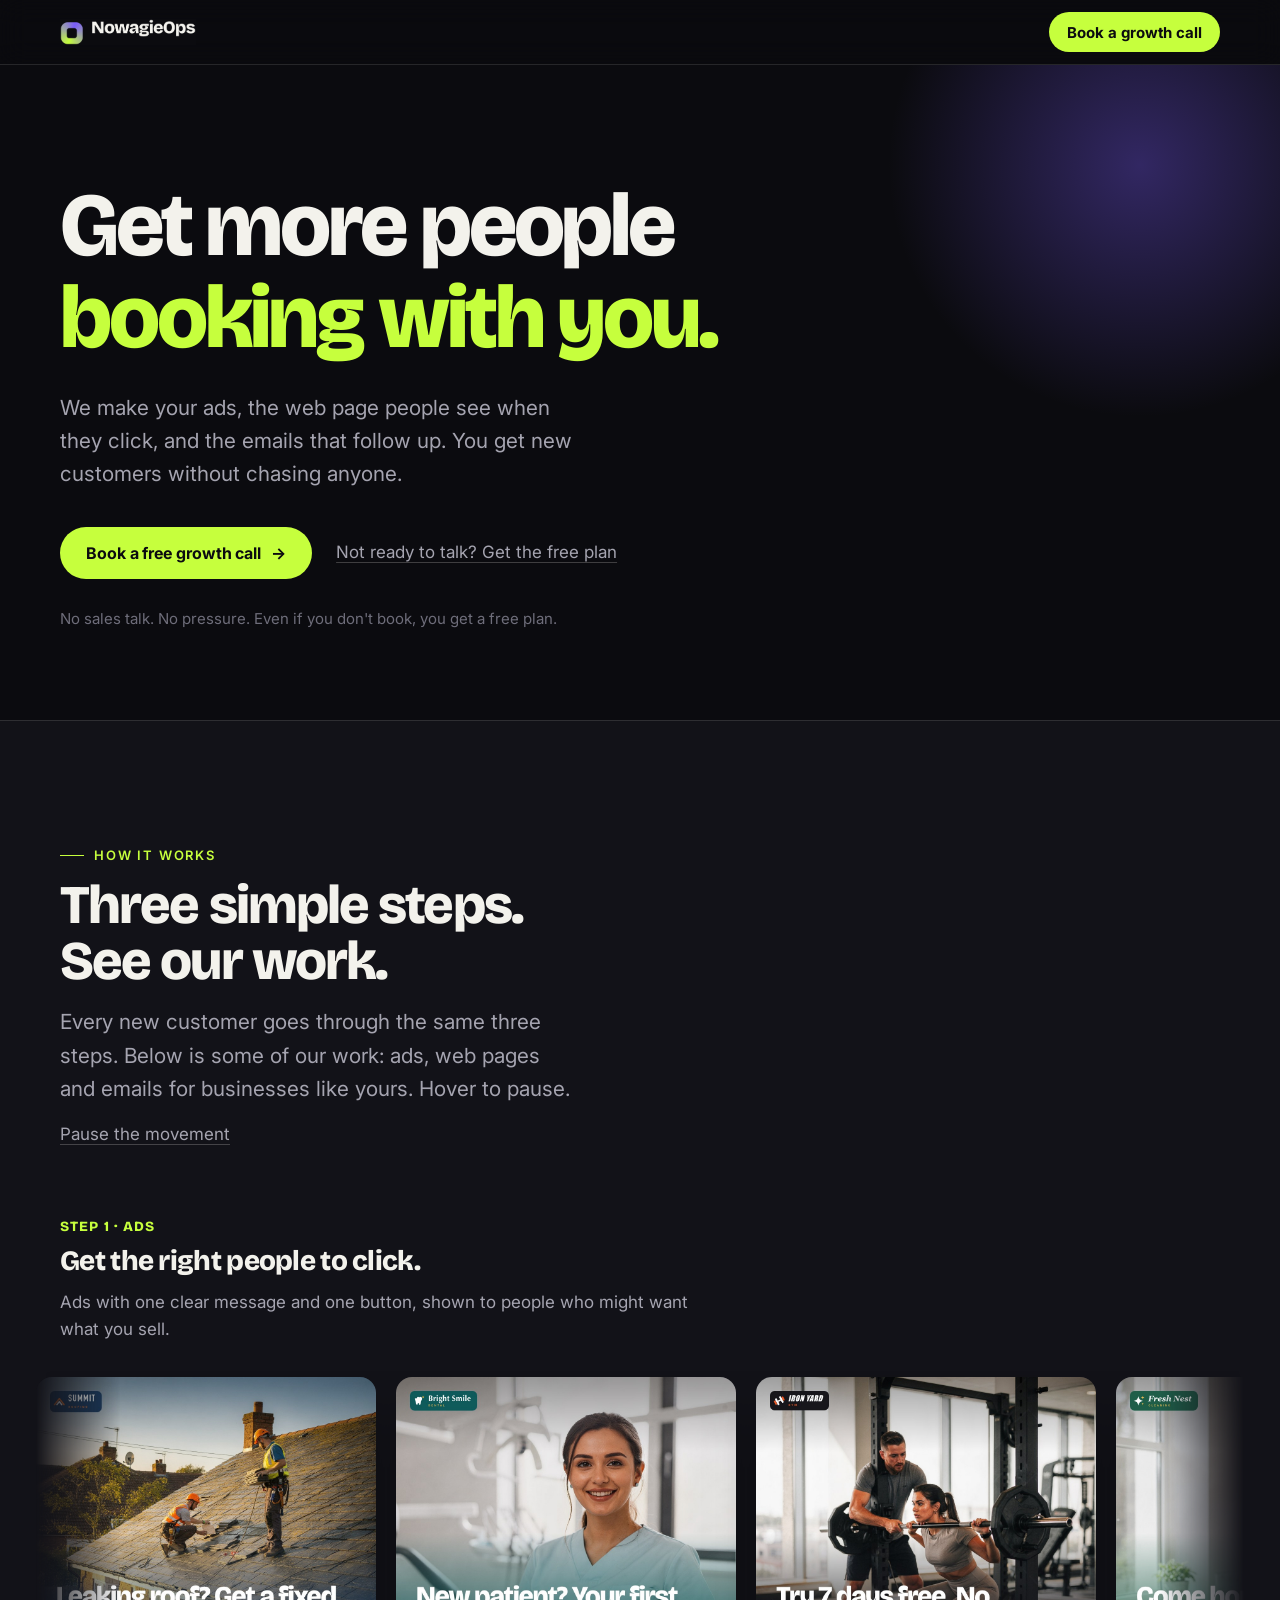
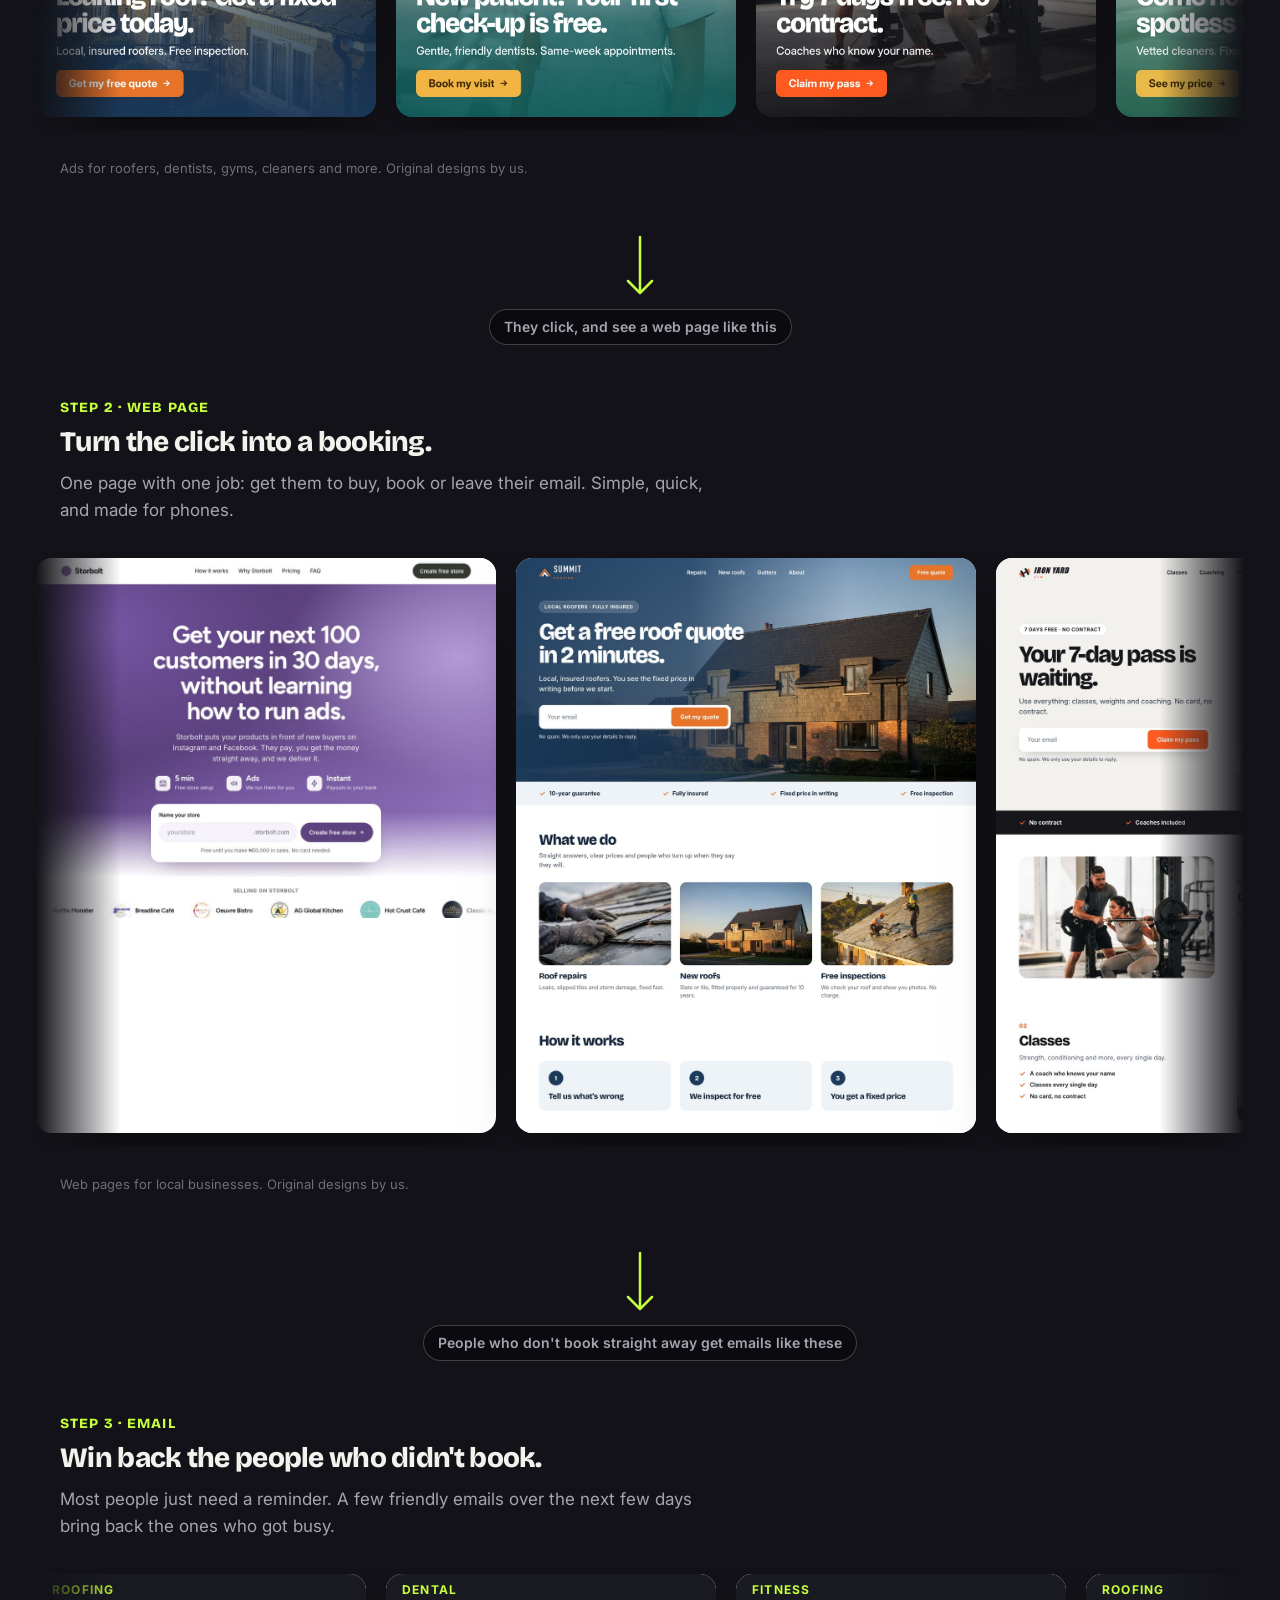
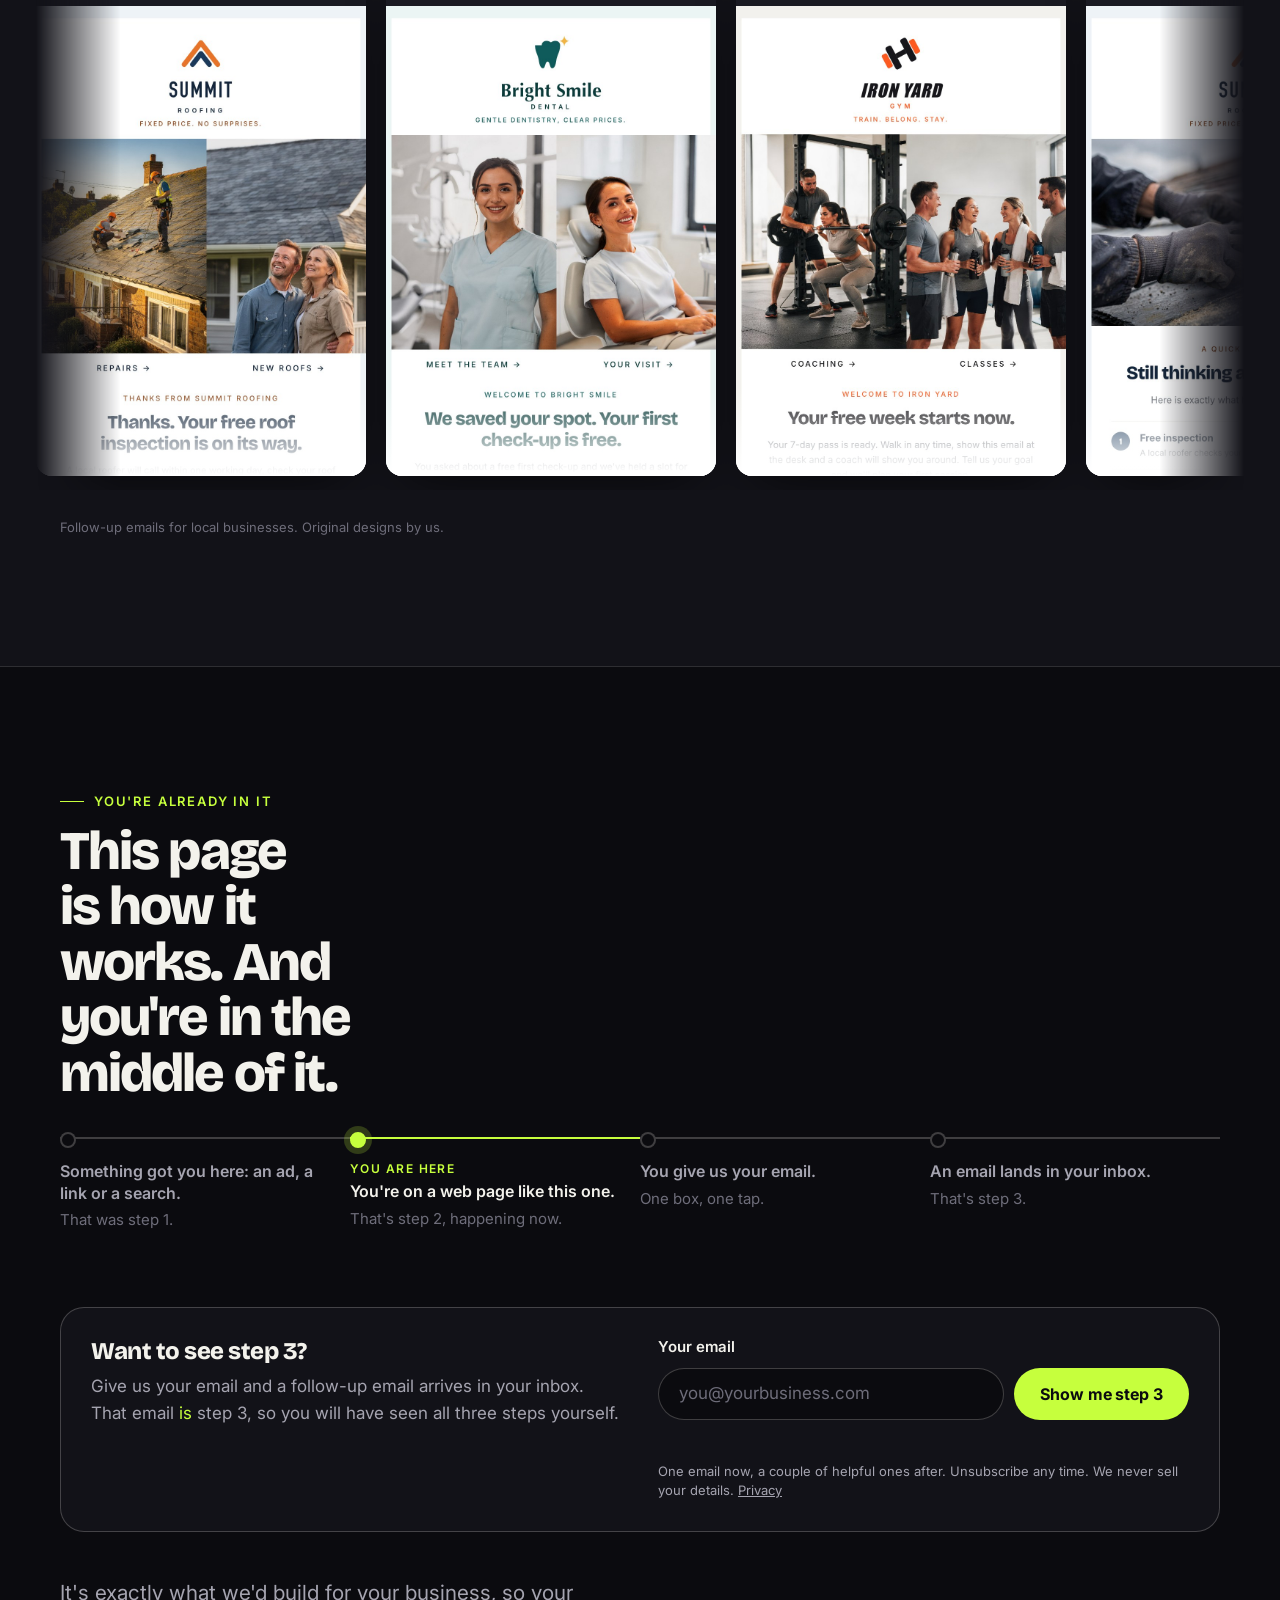
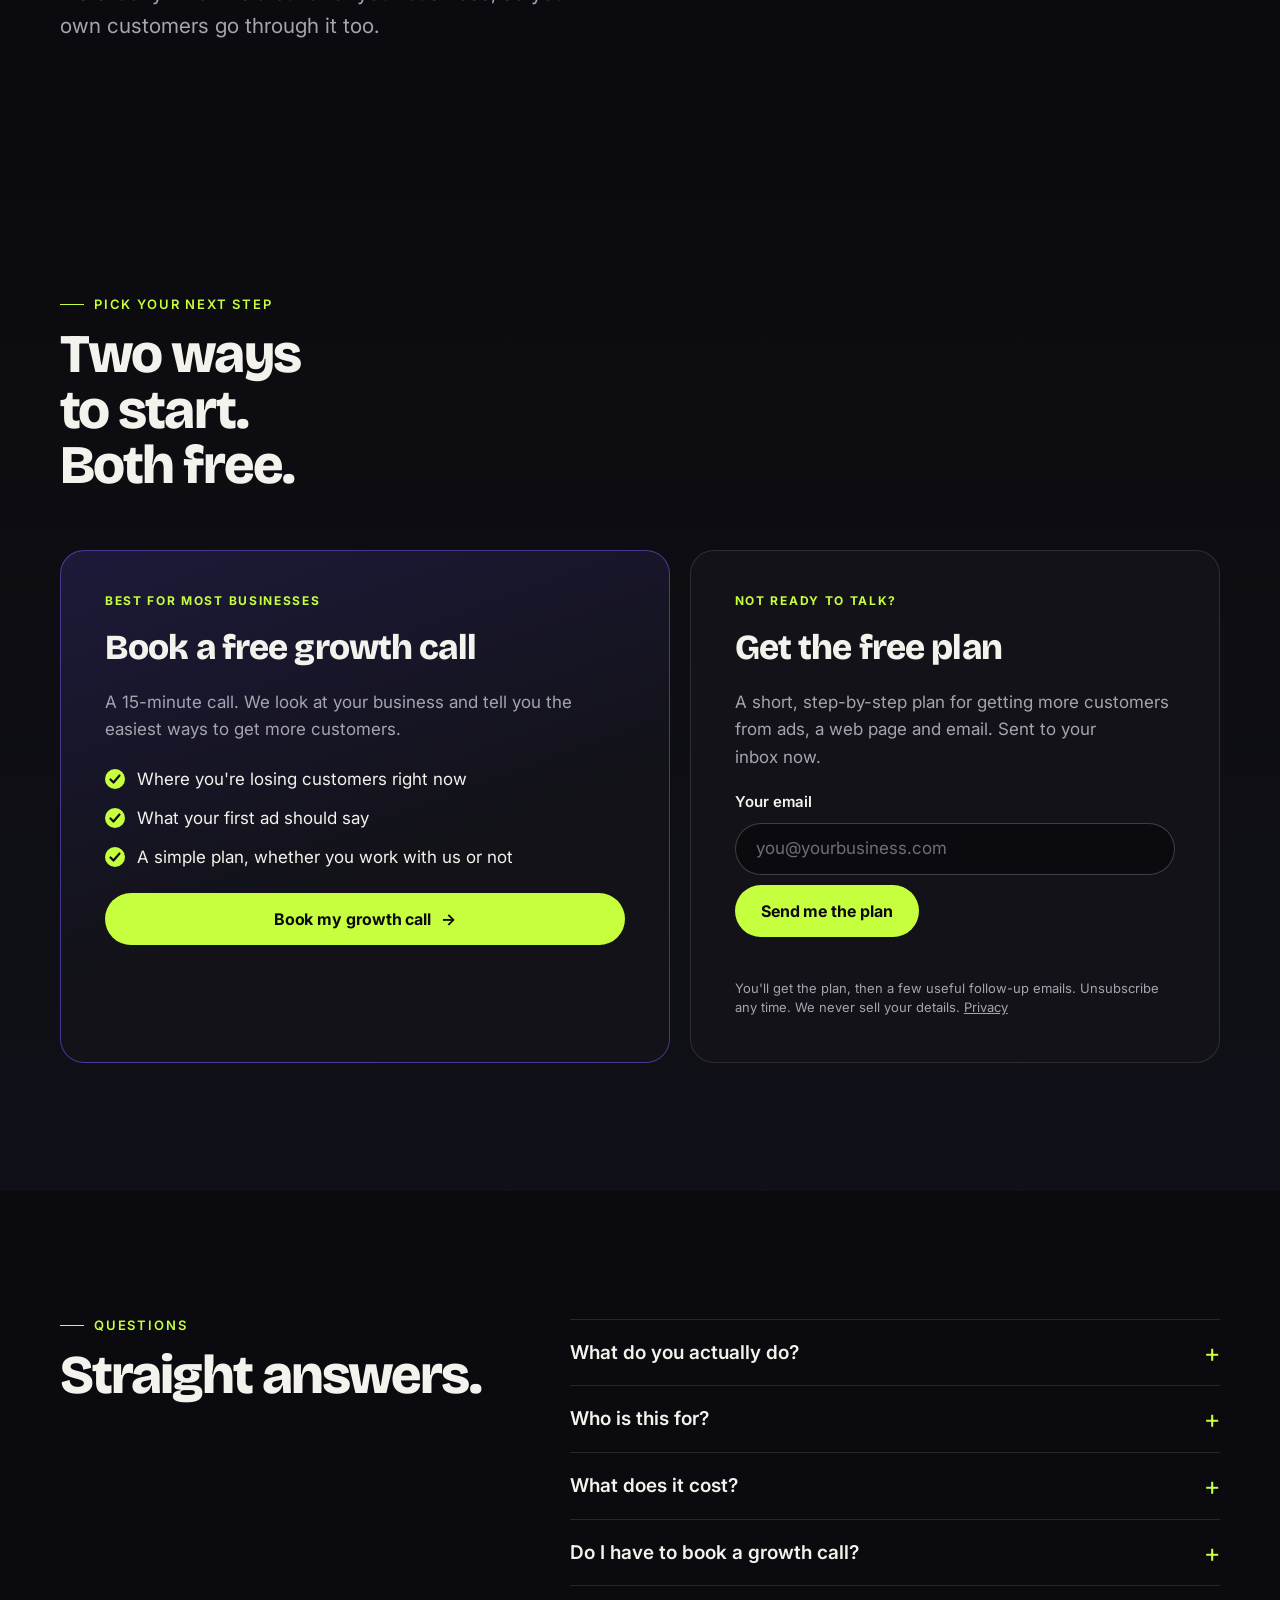
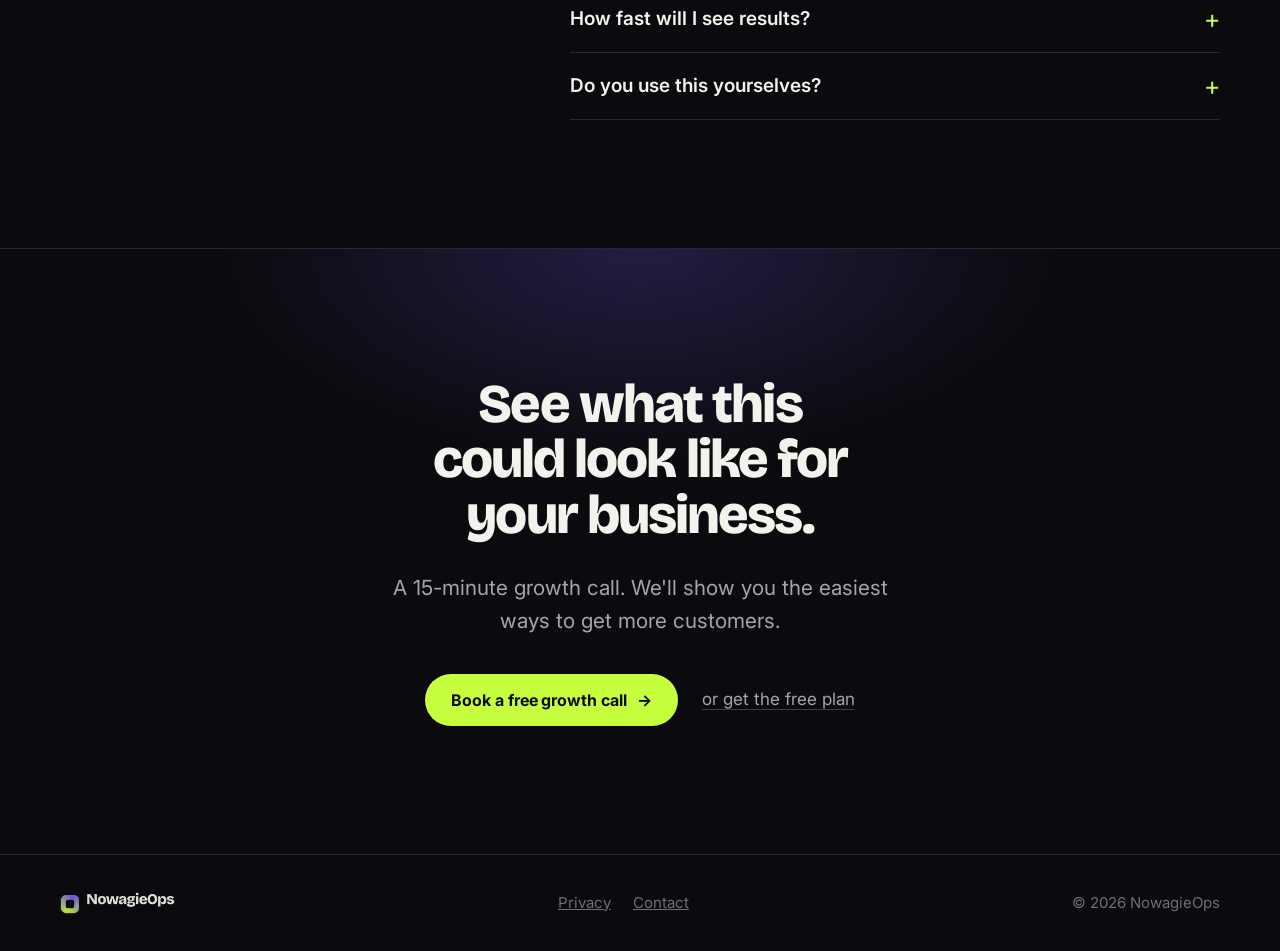
<file: index.html>
<!doctype html>
<html lang="en">
<head>
<meta charset="utf-8">
<meta name="viewport" content="width=device-width, initial-scale=1">
<title>NowagieOps — Get more customers booking with you</title>
<meta name="description" content="We make your ads, the web page people see when they click, and the emails that follow up, so more people book with you. Book a free growth call or get the free plan.">
<meta name="theme-color" content="#0B0B0F">
<meta property="og:title" content="NowagieOps — Get more customers booking with you">
<meta property="og:description" content="Ads, a web page and follow-up emails that work together to get local businesses more customers.">
<meta property="og:type" content="website">
<meta property="og:image" content="https://nowagieops.com/assets/og.png">
<meta name="twitter:card" content="summary_large_image">
<link rel="icon" type="image/png" href="assets/favicon.png">
<link rel="apple-touch-icon" href="assets/apple-touch-icon.png">
<link rel="preload" href="assets/fonts/Bricolage.woff2" as="font" type="font/woff2" crossorigin>
<link rel="stylesheet" href="styles.css?v=20261127f">
</head>
<body>

<header class="top">
  <div class="wrap">
    <a class="logo" href="#top" aria-label="NowagieOps home"><img src="assets/logo-wide.png" alt="NowagieOps" width="136" height="26"></a>
    <button class="btn btn--lime btn--sm" data-book>Book a growth call</button>
  </div>
</header>

<main id="top">

<section class="hero">
  <div class="wrap">
    <h1>Get more people <span class="hl">booking with you.</span></h1>
    <p class="lede">We make your ads, the web page people see when they click, and the emails that follow up. You get new customers without chasing anyone.</p>
    <div class="cta-row">
      <button class="btn btn--lime" data-book>Book a free growth call <span aria-hidden="true">→</span></button>
      <a class="link" href="#plan" data-plan-link>Not ready to talk? Get the free plan</a>
    </div>
    <p class="micro">No sales talk. No pressure. Even if you don't book, you get a free plan.</p>
  </div>
</section>

<section class="flow" id="flow">
  <div class="wrap">
    <div class="flow-head rv">
      <span class="eyebrow"><i></i>How it works</span>
      <h2>Three simple steps. See our work.</h2>
      <p class="lede">Every new customer goes through the same three steps. Below is some of our work: ads, web pages and emails for businesses like yours. Hover to pause.</p>
      <button class="link motion-toggle" type="button" id="motion" aria-pressed="false">Pause the movement</button>
    </div>

    <div class="stage rv">
      <div class="stage-head">
        <span class="num">STEP 1 · ADS</span>
        <h3>Get the right people to click.</h3>
        <p>Ads with one clear message and one button, shown to people who might want what you sell.</p>
      </div>
      <div class="marquee" role="group" aria-label="Examples of ads we build"><div class="track" id="ads" style="--dur:90s"></div></div>
      <p class="fine">Ads for roofers, dentists, gyms, cleaners and more. Original designs by us.</p>
    </div>

    <div class="connector" aria-hidden="true">
      <svg viewBox="0 0 36 64"><path d="M18 2 V58 M6 46 L18 58 L30 46"/></svg>
      <span>They click, and see a web page like this</span>
    </div>

    <div class="stage rv">
      <div class="stage-head">
        <span class="num">STEP 2 · WEB PAGE</span>
        <h3>Turn the click into a booking.</h3>
        <p>One page with one job: get them to buy, book or leave their email. Simple, quick, and made for phones.</p>
      </div>
      <div class="marquee" role="group" aria-label="Examples of web pages we build"><div class="track" id="pages" style="--dur:105s"></div></div>
      <p class="fine">Web pages for local businesses. Original designs by us.</p>
    </div>

    <div class="connector" aria-hidden="true">
      <svg viewBox="0 0 36 64"><path d="M18 2 V58 M6 46 L18 58 L30 46"/></svg>
      <span>People who don't book straight away get emails like these</span>
    </div>

    <div class="stage rv">
      <div class="stage-head">
        <span class="num">STEP 3 · EMAIL</span>
        <h3>Win back the people who didn't book.</h3>
        <p>Most people just need a reminder. A few friendly emails over the next few days bring back the ones who got busy.</p>
      </div>
      <div class="marquee" role="group" aria-label="Examples of follow-up emails we write"><div class="track" id="emails" style="--dur:95s"></div></div>
      <p class="fine">Follow-up emails for local businesses. Original designs by us.</p>
    </div>
  </div>
</section>

<section class="here">
  <div class="wrap">
    <div class="rv" style="display:grid;gap:16px;max-width:30ch">
      <span class="eyebrow"><i></i>You're already in it</span>
      <h2>This page is how it works. And you're in the middle of it.</h2>
    </div>
    <ol class="trail rv" id="trail">
      <li>Something got you here: an ad, a link or a search.<small>That was step 1.</small></li>
      <li class="you"><em>You are here</em>You're on a web page like this one.<small>That's step 2, happening now.</small></li>
      <li data-s="3">You give us your email.<small>One box, one tap.</small></li>
      <li data-s="4">An email lands in your inbox.<small>That's step 3.</small></li>
    </ol>
    <div class="step3 rv" id="step3">
      <div>
        <h3>Want to see step 3?</h3>
        <p>Give us your email and a follow-up email arrives in your inbox. That email <em>is</em> step 3, so you will have seen all three steps yourself.</p>
      </div>
      <form class="form" data-form="step3" novalidate>
        <label for="email-step3">Your email</label>
        <div class="field">
          <input id="email-step3" name="email" type="email" inputmode="email" autocomplete="email" placeholder="you@yourbusiness.com" required>
          <input class="hp" type="text" name="website" tabindex="-1" autocomplete="off" aria-hidden="true">
          <button class="btn btn--lime" type="submit">Show me step 3</button>
        </div>
        <p class="err" role="alert" aria-live="polite"></p>
        <p class="fine">One email now, a couple of helpful ones after. Unsubscribe any time. We never sell your details. <a href="privacy.html">Privacy</a></p>
      </form>
    </div>
    <p class="lede rv">It's exactly what we'd build for your business, so your own customers go through it too.</p>
  </div>
</section>

<section class="offer" id="start">
  <div class="wrap">
    <div class="offer-head rv">
      <span class="eyebrow"><i></i>Pick your next step</span>
      <h2>Two ways to start. Both free.</h2>
    </div>
    <div class="offer-grid">
      <article class="card card--main rv">
        <span class="tag">Best for most businesses</span>
        <h3>Book a free growth call</h3>
        <p>A 15-minute call. We look at your business and tell you the easiest ways to get more customers.</p>
        <ul class="ticks">
          <li>Where you're losing customers right now</li>
          <li>What your first ad should say</li>
          <li>A simple plan, whether you work with us or not</li>
        </ul>
        <button class="btn btn--lime" data-book>Book my growth call <span aria-hidden="true">→</span></button>
      </article>

      <article class="card rv" id="plan">
        <span class="tag">Not ready to talk?</span>
        <h3>Get the free plan</h3>
        <p>A short, step-by-step plan for getting more customers from ads, a web page and email. Sent to your inbox now.</p>
        <form class="form" data-form="growth-plan" novalidate>
          <label for="email-plan">Your email</label>
          <div class="field">
            <input id="email-plan" name="email" type="email" inputmode="email" autocomplete="email" placeholder="you@yourbusiness.com" required>
            <input class="hp" type="text" name="website" tabindex="-1" autocomplete="off" aria-hidden="true">
            <button class="btn btn--lime" type="submit">Send me the plan</button>
          </div>
          <p class="err" role="alert" aria-live="polite"></p>
          <p class="fine">You'll get the plan, then a few useful follow-up emails. Unsubscribe any time. We never sell your details. <a href="privacy.html">Privacy</a></p>
        </form>
      </article>
    </div>
  </div>
</section>

<section class="faq">
  <div class="wrap">
    <div class="rv" style="display:grid;gap:16px;align-content:start">
      <span class="eyebrow"><i></i>Questions</span>
      <h2>Straight answers.</h2>
    </div>
    <div class="rv">
      <details><summary>What do you actually do?</summary><p>We make the three things that bring in customers online: the ads, the web page people see when they click, and the emails that follow up. You get one team and one plan, not three different freelancers.</p></details>
      <details><summary>Who is this for?</summary><p>Local businesses that want more bookings or jobs: roofers, plumbers, dentists, gyms, salons, cleaners and similar.</p></details>
      <details><summary>What does it cost?</summary><p>The call and the plan are free. If we work together, we'll give you a price after we understand your business, so you only pay for what fits.</p></details>
      <details><summary>Do I have to book a growth call?</summary><p>No. If you'd rather start on your own, the free plan shows you how. Many people read it first and book later.</p></details>
      <details><summary>How fast will I see results?</summary><p>Ads can bring people in within days. The web page and emails get better over the next few weeks as we see what works. We'll tell you honestly what to expect on the call, and we won't promise numbers we can't back up.</p></details>
      <details><summary>Do you use this yourselves?</summary><p>Yes. We use the same approach for our own businesses.</p></details>
    </div>
  </div>
</section>

<section class="final">
  <div class="wrap">
    <h2>See what this could look like for your business.</h2>
    <p class="lede">A 15-minute growth call. We'll show you the easiest ways to get more customers.</p>
    <div class="cta-row">
      <button class="btn btn--lime" data-book>Book a free growth call <span aria-hidden="true">→</span></button>
      <a class="link" href="#plan" data-plan-link>or get the free plan</a>
    </div>
  </div>
</section>

</main>

<footer>
  <div class="wrap">
    <img src="assets/logo-wide.png" alt="NowagieOps" width="130" height="25">
    <nav aria-label="Footer"><a href="privacy.html">Privacy</a><a id="contact" href="mailto:hello@nowagieops.com">Contact</a></nav>
    <span>© 2026 NowagieOps</span>
  </div>
</footer>

<div class="stick" id="stick"><button class="btn btn--lime" data-book>Book a free growth call</button></div>

<div class="modal" id="modal" hidden role="dialog" aria-modal="true" aria-labelledby="modal-t">
  <div class="modal-card">
    <button class="modal-x" type="button" data-close aria-label="Close">×</button>
    <span class="tag eyebrow"><i></i>Free growth call · 15 minutes</span>
    <h3 id="modal-t">Tell us about your business.</h3>
    <form class="form" data-form="call-request" novalidate>
      <div class="stack">
        <label for="biz-call">Business name</label>
        <input id="biz-call" name="business" type="text" autocomplete="organization" placeholder="Your business name" required>
        <!-- more questions go here -->
        <label for="email-call">Your email</label>
        <input id="email-call" name="email" type="email" inputmode="email" autocomplete="email" placeholder="you@yourbusiness.com" required>
        <input class="hp" type="text" name="website" tabindex="-1" autocomplete="off" aria-hidden="true">
        <button class="btn btn--lime" type="submit">Request my growth call</button>
      </div>
      <p class="err" role="alert" aria-live="polite"></p>
      <p class="fine">We'll reply with a few times that suit you. <a href="privacy.html">Privacy</a></p>
    </form>
  </div>
</div>

<script src="config.js?v=20261127f"></script>
<script src="app.js?v=20261127f" defer></script>
</body>
</html>
</file>
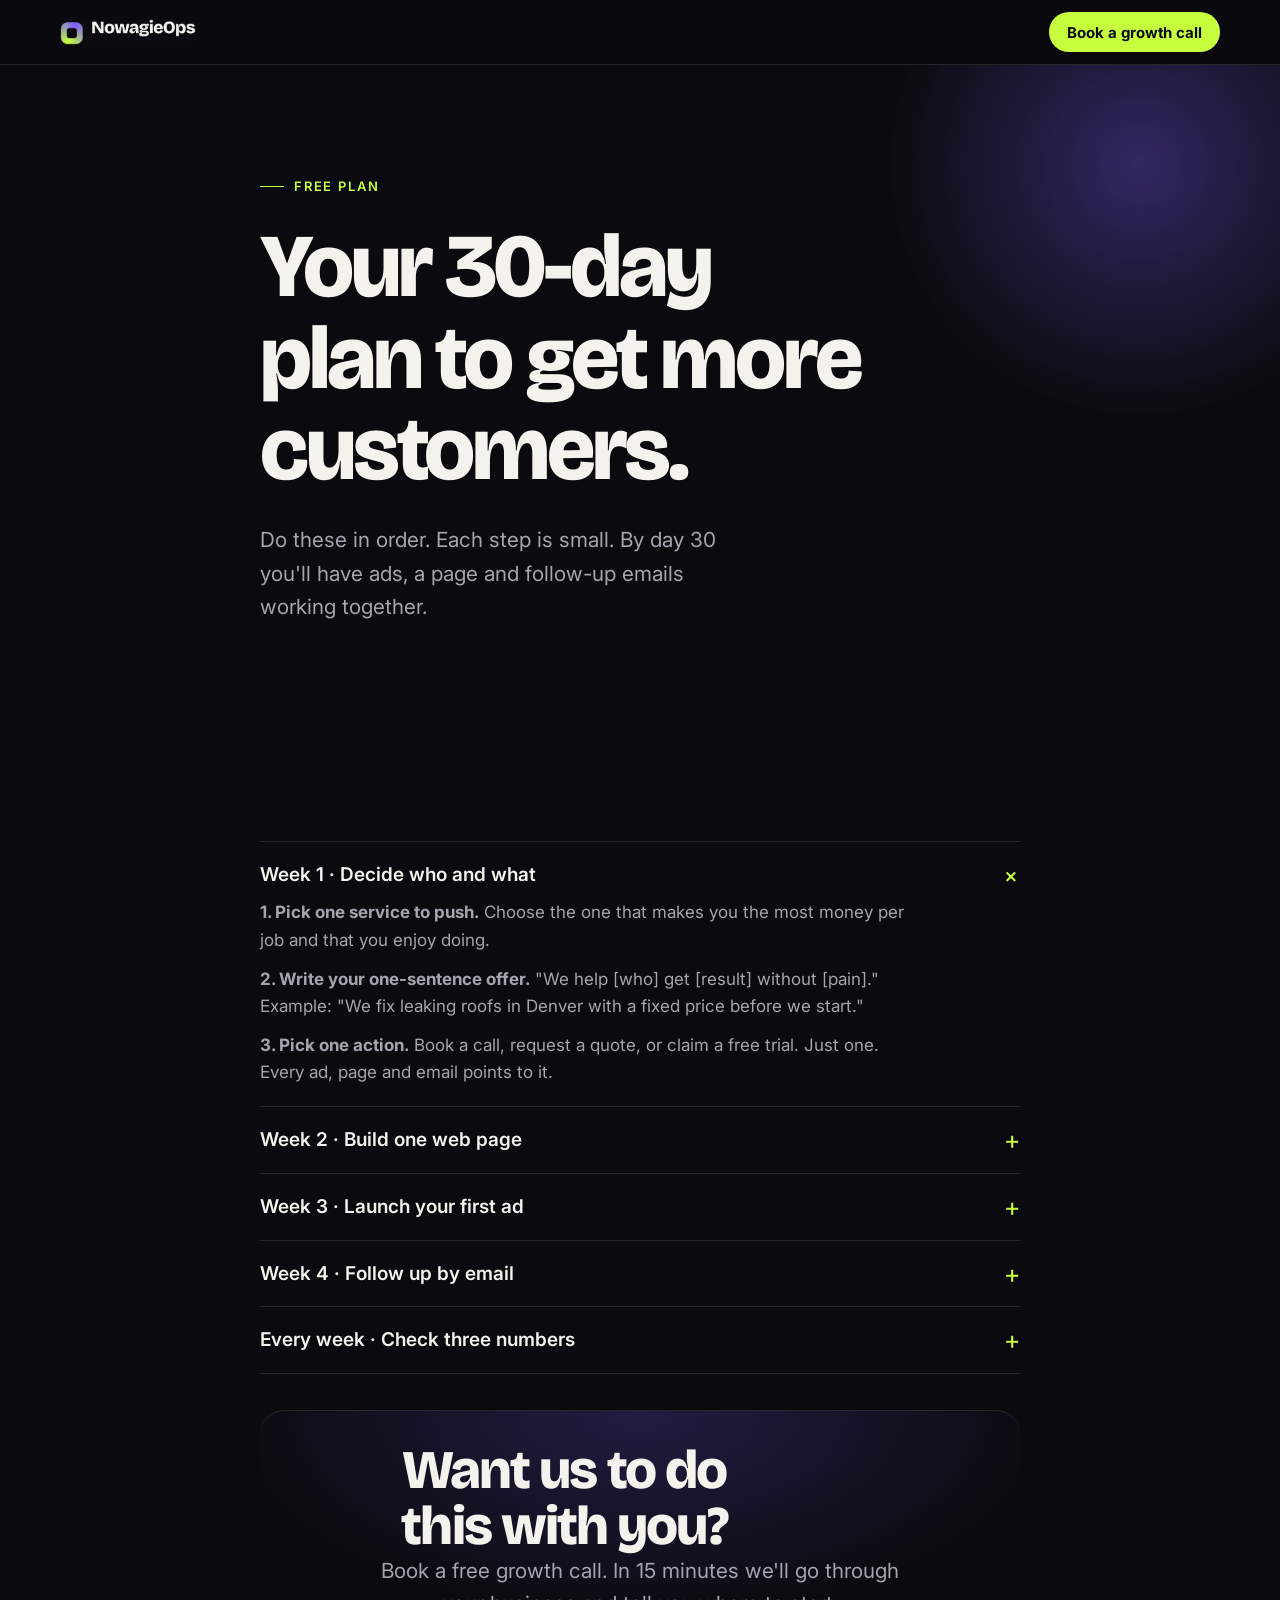
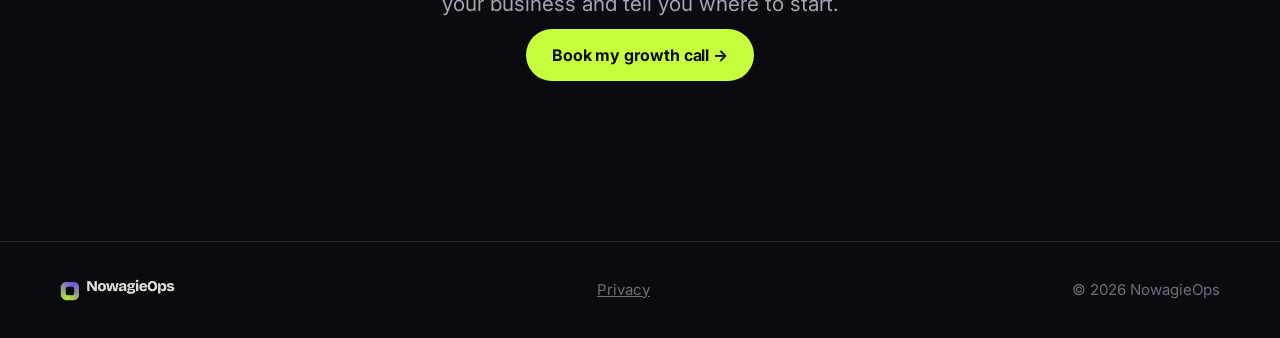
<file: growth-plan.html>
<!doctype html>
<html lang="en">
<head>
<meta charset="utf-8">
<meta name="viewport" content="width=device-width, initial-scale=1">
<title>Your free 30-day plan to get more customers — NowagieOps</title>
<meta name="robots" content="noindex">
<link rel="icon" type="image/png" href="assets/favicon.png">
<link rel="stylesheet" href="styles.css?v=20261127f">
</head>
<body>
<header class="top"><div class="wrap">
  <a class="logo" href="index.html"><img src="assets/logo-wide.png" alt="NowagieOps" width="136" height="26"></a>
  <a class="btn btn--lime btn--sm" href="index.html#start">Book a growth call</a>
</div></header>
<main>
<section class="hero"><div class="wrap" style="max-width:760px">
  <span class="eyebrow"><i></i>Free plan</span>
  <h1>Your 30-day plan to get more customers.</h1>
  <p class="lede">Do these in order. Each step is small. By day 30 you'll have ads, a page and follow-up emails working together.</p>
</div></section>

<section><div class="wrap" style="max-width:760px;display:grid;gap:36px">
  <div class="faq" style="display:block"><div>
    <details open><summary>Week 1 · Decide who and what</summary>
      <p><b>1. Pick one service to push.</b> Choose the one that makes you the most money per job and that you enjoy doing.</p>
      <p><b>2. Write your one-sentence offer.</b> "We help [who] get [result] without [pain]." Example: "We fix leaking roofs in Denver with a fixed price before we start."</p>
      <p><b>3. Pick one action.</b> Book a call, request a quote, or claim a free trial. Just one. Every ad, page and email points to it.</p>
    </details>
    <details><summary>Week 2 · Build one web page</summary>
      <p><b>4. One page, no menu.</b> A clear headline (the result you give), two lines of detail, your one button, and a few reasons to trust you: reviews, a guarantee, how long you've been in business.</p>
      <p><b>5. Make it work on a phone.</b> Most of your visitors will be on one. Test it with your own thumb.</p>
      <p><b>6. Ask for the least you need.</b> An email or phone number is enough. Every extra box loses people.</p>
    </details>
    <details><summary>Week 3 · Launch your first ad</summary>
      <p><b>7. Start small.</b> A modest daily budget, shown only to people near you. You're learning, not winning yet.</p>
      <p><b>8. One picture, one sentence, one button.</b> The headline should say the result. The picture should show it.</p>
      <p><b>9. Send the click to your page,</b> not your homepage.</p>
    </details>
    <details><summary>Week 4 · Follow up by email</summary>
      <p><b>10. Day 0:</b> thank them and say what happens next.</p>
      <p><b>11. Day 1–3:</b> answer the top two doubts people have.</p>
      <p><b>12. Day 5–7:</b> show proof, then one friendly last call.</p>
      <p><b>13. After the job:</b> ask for a review.</p>
    </details>
    <details><summary>Every week · Check three numbers</summary>
      <p>What each enquiry costs you, how many enquiries turn into bookings, and how many bookings turn into paying jobs. Fix the weakest one first.</p>
    </details>
  </div></div>

  <div class="final" style="padding:32px;border-radius:var(--r-l)">
    <h2>Want us to do this with you?</h2>
    <p class="lede">Book a free growth call. In 15 minutes we'll go through your business and tell you where to start.</p>
    <div class="cta-row"><a class="btn btn--lime" href="index.html#start">Book my growth call →</a></div>
  </div>
</div></section>
</main>
<footer><div class="wrap"><img src="assets/logo-wide.png" alt="NowagieOps" width="130" height="25"><nav><a href="privacy.html">Privacy</a></nav><span>© 2026 NowagieOps</span></div></footer>
</body>
</html>
</file>
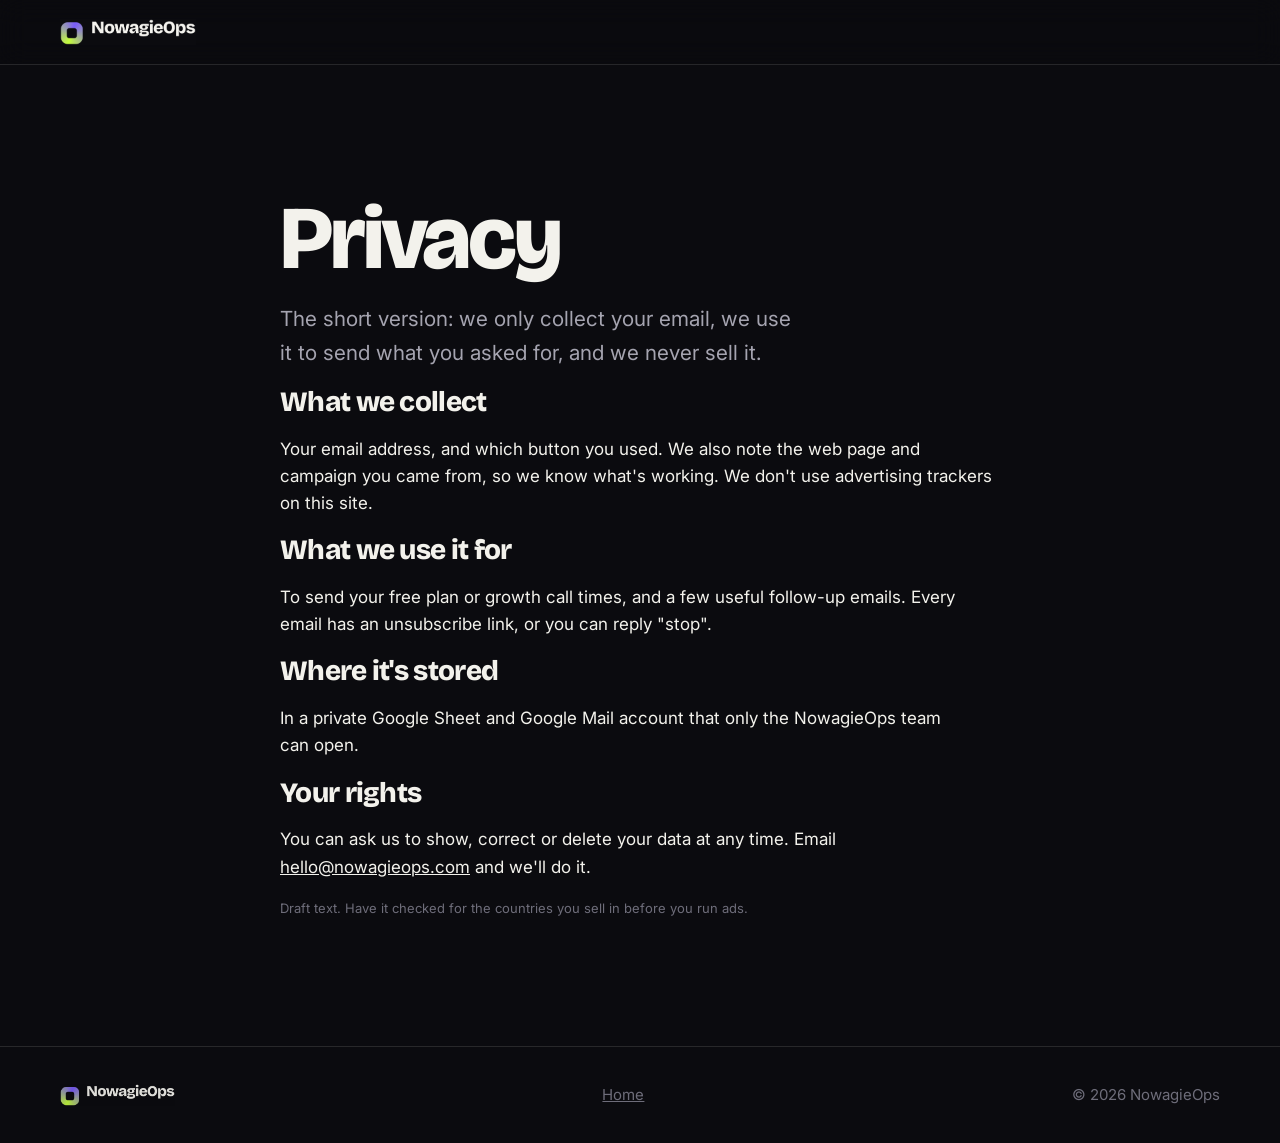
<file: privacy.html>
<!doctype html>
<html lang="en">
<head>
<meta charset="utf-8">
<meta name="viewport" content="width=device-width, initial-scale=1">
<title>Privacy — NowagieOps</title>
<link rel="icon" type="image/png" href="assets/favicon.png">
<link rel="stylesheet" href="styles.css?v=20261127f">
</head>
<body>
<header class="top"><div class="wrap">
  <a class="logo" href="index.html"><img src="assets/logo-wide.png" alt="NowagieOps" width="136" height="26"></a>
</div></header>
<main><section><div class="wrap" style="max-width:720px;display:grid;gap:18px">
  <h1>Privacy</h1>
  <p class="lede">The short version: we only collect your email, we use it to send what you asked for, and we never sell it.</p>
  <h3>What we collect</h3>
  <p>Your email address, and which button you used. We also note the web page and campaign you came from, so we know what's working. We don't use advertising trackers on this site.</p>
  <h3>What we use it for</h3>
  <p>To send your free plan or growth call times, and a few useful follow-up emails. Every email has an unsubscribe link, or you can reply "stop".</p>
  <h3>Where it's stored</h3>
  <p>In a private Google Sheet and Google Mail account that only the NowagieOps team can open.</p>
  <h3>Your rights</h3>
  <p>You can ask us to show, correct or delete your data at any time. Email <a id="contact" href="mailto:hello@nowagieops.com">hello@nowagieops.com</a> and we'll do it.</p>
  <p class="fine">Draft text. Have it checked for the countries you sell in before you run ads.</p>
</div></section></main>
<footer><div class="wrap"><img src="assets/logo-wide.png" alt="NowagieOps" width="130" height="25"><nav><a href="index.html">Home</a></nav><span>© 2026 NowagieOps</span></div></footer>
<script src="config.js?v=20261127f"></script>
<script>var c=document.getElementById("contact");if(c&&window.NOWAGIE)c.href="mailto:"+NOWAGIE.contactEmail;</script>
</body>
</html>
</file>
<file: styles.css>
/* NowagieOps — dark, calm, one bright action colour. */
@font-face { font-family: "Bricolage"; src: url("assets/fonts/Bricolage.woff2") format("woff2"); font-weight: 200 800; font-stretch: 75% 100%; font-display: swap; }
@font-face { font-family: "Inter"; src: url("assets/fonts/Inter.woff2") format("woff2"); font-weight: 100 900; font-display: swap; }

:root {
  --bg: #0B0B0F; --bg-2: #121218; --bg-3: #1A1A22;
  --line: rgba(243, 242, 236, .12); --line-2: rgba(243, 242, 236, .22);
  --text: #F3F2EC; --muted: #A5A4B0; --faint: #6E6D7A;
  --violet: #7B5CFF; --lime: #C6FF3D; --lime-ink: #0B0B0F;
  --r-s: 10px; --r-m: 16px; --r-l: 24px;
  --gutter: 24px; --max: 1160px;
  --display: "Bricolage", "Arial Black", system-ui, sans-serif;
  --body: "Inter", system-ui, -apple-system, "Segoe UI", sans-serif;
}
* { box-sizing: border-box; }
html { scroll-behavior: smooth; -webkit-text-size-adjust: 100%; }
body { margin: 0; background: var(--bg); color: var(--text); font: 400 1.0625rem/1.6 var(--body); -webkit-font-smoothing: antialiased; text-rendering: optimizeLegibility; }
img, svg { display: block; max-width: 100%; }
a { color: inherit; }
button, input { font: inherit; color: inherit; }
:focus-visible { outline: 3px solid var(--lime); outline-offset: 3px; border-radius: 6px; }
.sr { position: absolute; width: 1px; height: 1px; overflow: hidden; clip: rect(0 0 0 0); white-space: nowrap; }
.wrap { width: min(var(--max), 100% - var(--gutter) * 2); margin-inline: auto; }

/* top bar */
.top { position: sticky; top: 0; z-index: 50; backdrop-filter: blur(14px); background: rgba(11, 11, 15, .72); border-bottom: 1px solid var(--line); }
.top .wrap { display: flex; align-items: center; justify-content: space-between; height: 64px; }
.logo img { height: 26px; width: auto; }

/* buttons */
.btn { display: inline-flex; align-items: center; justify-content: center; gap: 10px; min-height: 52px; padding: 0 26px; border-radius: 999px; border: 0; cursor: pointer; text-decoration: none; font: 700 1rem/1 var(--body); letter-spacing: -.005em; transition: transform .18s ease, box-shadow .18s ease, background .18s ease; white-space: nowrap; }
.btn--lime { background: var(--lime); color: var(--lime-ink); box-shadow: 0 0 0 0 rgba(198, 255, 61, .5); }
.btn--lime:hover { transform: translateY(-2px); box-shadow: 0 10px 40px -8px rgba(198, 255, 61, .55); }
.btn--ghost { background: transparent; color: var(--text); border: 1px solid var(--line-2); }
.btn--ghost:hover { border-color: var(--text); }
.btn--sm { min-height: 40px; padding: 0 18px; font-size: .9375rem; }
.btn[disabled] { opacity: .6; cursor: wait; transform: none; }
.link { background: none; border: 0; padding: 0; cursor: pointer; color: var(--muted); text-decoration: underline; text-underline-offset: 4px; text-decoration-color: var(--line-2); }
.link:hover { color: var(--text); text-decoration-color: var(--text); }

/* type */
.eyebrow { display: inline-flex; align-items: center; gap: 10px; font: 600 .8125rem/1 var(--body); letter-spacing: .14em; text-transform: uppercase; color: var(--lime); }
.eyebrow i { width: 24px; height: 1px; background: currentColor; display: block; }
h1, h2, h3 { font-family: var(--display); font-weight: 800; letter-spacing: -.035em; line-height: 1.02; margin: 0; text-wrap: balance; }
h1 { font-size: clamp(2.7rem, 7.2vw, 5.6rem); }
h2 { font-size: clamp(2rem, 4.6vw, 3.4rem); }
h3 { font-size: clamp(1.35rem, 2.4vw, 1.75rem); letter-spacing: -.025em; line-height: 1.1; }
p { margin: 0; text-wrap: pretty; }
.lede { font-size: clamp(1.125rem, 1.7vw, 1.3rem); color: var(--muted); max-width: 40ch; }
.hl { color: var(--lime); }

section { padding-block: clamp(72px, 10vw, 128px); }

/* hero */
.hero { padding-block: clamp(56px, 9vw, 120px) clamp(48px, 7vw, 96px); position: relative; overflow: hidden; }
.hero::before { content: ""; position: absolute; width: 720px; height: 720px; right: -220px; top: -260px; background: radial-gradient(closest-side, rgba(123, 92, 255, .35), transparent 70%); pointer-events: none; }
.hero .wrap { position: relative; display: grid; gap: 28px; }
.hero h1 { max-width: 13ch; }
.cta-row { display: flex; flex-wrap: wrap; align-items: center; gap: 14px 24px; margin-top: 8px; }
.micro { font-size: .9375rem; color: var(--faint); }

/* flow */
.flow { background: var(--bg-2); border-block: 1px solid var(--line); }
.flow-head { display: grid; gap: 16px; margin-bottom: clamp(40px, 6vw, 72px); max-width: 52ch; }
.stage { display: grid; gap: 28px; }
.stage-head { display: grid; gap: 12px; max-width: 60ch; }
.stage-head .num { font: 800 .875rem/1 var(--display); letter-spacing: .08em; color: var(--lime); }
.stage-head p { color: var(--muted); }
.marquee { overflow: hidden; margin-inline: calc(var(--gutter) * -1); mask-image: linear-gradient(90deg, transparent, #000 7%, #000 93%, transparent); -webkit-mask-image: linear-gradient(90deg, transparent, #000 7%, #000 93%, transparent); }
.track { display: flex; gap: 20px; width: max-content; animation: slide var(--dur, 80s) linear infinite; padding: 6px 0 14px; }
.marquee:hover .track, .marquee:focus-within .track, .paused .track { animation-play-state: paused; }
@keyframes slide { to { transform: translateX(calc(-50% - 10px)); } }
.motion-toggle { justify-self: start; }

/* connector arrow */
.connector { display: flex; flex-direction: column; align-items: center; gap: 10px; padding-block: clamp(36px, 5vw, 56px); color: var(--lime); }
.connector svg { width: 36px; height: 64px; overflow: visible; }
.connector path { stroke: currentColor; stroke-width: 2.5; fill: none; stroke-linecap: round; stroke-linejoin: round; stroke-dasharray: 110; stroke-dashoffset: 110; transition: stroke-dashoffset 1s ease .1s; }
.connector.in path { stroke-dashoffset: 0; }
.connector span { font: 600 .875rem/1.3 var(--body); color: var(--muted); text-align: center; padding: 8px 14px; border: 1px solid var(--line-2); border-radius: 999px; background: var(--bg); }

/* mock ad */
.ad { flex: none; width: 268px; background: #fff; color: #14141a; border-radius: var(--r-m); overflow: hidden; box-shadow: 0 18px 50px -20px rgba(0, 0, 0, .7); }
.ad-top { display: flex; align-items: center; gap: 10px; padding: 12px 14px; }
.ad-av { width: 34px; height: 34px; border-radius: 50%; display: grid; place-items: center; font: 800 .875rem/1 var(--display); color: #fff; background: var(--violet); }
.ad-top b { display: block; font: 600 .875rem/1.1 var(--body); }
.ad-top small { font: 400 .75rem/1.2 var(--body); color: #6a6a78; }
.ad-img { height: 220px; padding: 22px 20px; display: flex; flex-direction: column; justify-content: flex-end; gap: 8px; }
.ad-img h4 { margin: 0; font: 800 1.65rem/1.02 var(--display); letter-spacing: -.03em; }
.ad-img p { font: 500 .875rem/1.3 var(--body); opacity: .85; }
.ad-bot { display: flex; align-items: center; justify-content: space-between; gap: 10px; padding: 12px 14px; background: #f1f1f4; }
.ad-bot span { font: 600 .8125rem/1.2 var(--body); color: #3a3a46; }
.ad-bot i { font: 700 .8125rem/1 var(--body); font-style: normal; background: #14141a; color: #fff; padding: 9px 14px; border-radius: 8px; }
.t-violet { background: var(--violet); color: #fff; }
.t-lime { background: var(--lime); color: #0B0B0F; }
.t-paper { background: #F3F2EC; color: #0B0B0F; }
.t-ink { background: #14141a; color: #F3F2EC; }
.t-mix { background: linear-gradient(160deg, #7B5CFF, #1a1450); color: #fff; }
.t-sun { background: linear-gradient(160deg, #C6FF3D, #6fd34f); color: #0B0B0F; }

/* mock landing page */
.lp { flex: none; width: 380px; background: #fff; color: #14141a; border-radius: var(--r-m); overflow: hidden; box-shadow: 0 18px 50px -20px rgba(0, 0, 0, .7); }
.lp-bar { display: flex; align-items: center; gap: 6px; padding: 10px 12px; background: #e9e9ee; }
.lp-bar i { width: 9px; height: 9px; border-radius: 50%; background: #c4c4cd; display: block; }
.lp-bar em { margin-left: 8px; flex: 1; background: #fff; border-radius: 6px; padding: 4px 10px; font: 400 .6875rem/1.2 var(--body); color: #6a6a78; font-style: normal; }
.lp-body { padding: 18px 22px 22px; display: grid; gap: 12px; }
.lp-nav { display: flex; justify-content: space-between; align-items: center; }
.lp-nav b { font: 800 .8125rem/1 var(--display); letter-spacing: -.02em; }
.lp-nav i { font: 700 .6875rem/1 var(--body); font-style: normal; background: #14141a; color: #fff; padding: 7px 10px; border-radius: 6px; }
.lp h4 { margin: 8px 0 0; font: 800 1.55rem/1.02 var(--display); letter-spacing: -.035em; }
.lp p { font: 400 .8125rem/1.45 var(--body); color: #55555f; }
.lp-form { display: flex; gap: 8px; margin-top: 2px; }
.lp-form span { flex: 1; border: 1px solid #d3d3da; border-radius: 8px; padding: 10px 12px; font: 400 .75rem/1 var(--body); color: #8a8a96; }
.lp-form b { background: var(--violet); color: #fff; border-radius: 8px; padding: 10px 14px; font: 700 .75rem/1 var(--body); display: grid; place-items: center; }
.lp-proof { display: flex; gap: 14px; font: 600 .6875rem/1 var(--body); color: #6a6a78; }
.lp-proof span::before { content: "✓ "; color: #3aa655; }

/* mock email */
.em { flex: none; width: 340px; background: #fff; color: #14141a; border-radius: var(--r-m); overflow: hidden; box-shadow: 0 18px 50px -20px rgba(0, 0, 0, .7); }
.em-day { display: flex; align-items: center; gap: 8px; padding: 10px 16px; background: var(--bg-3); color: var(--lime); font: 700 .75rem/1 var(--body); letter-spacing: .1em; text-transform: uppercase; }
.em-row { display: flex; gap: 12px; padding: 16px 16px 6px; }
.em-av { flex: none; width: 38px; height: 38px; border-radius: 50%; display: grid; place-items: center; font: 800 .9375rem/1 var(--display); color: #fff; background: var(--violet); }
.em-meta b { display: block; font: 700 .9375rem/1.25 var(--body); }
.em-meta small { font: 400 .75rem/1.3 var(--body); color: #6a6a78; }
.em p { padding: 4px 16px 18px 66px; font: 400 .8125rem/1.5 var(--body); color: #55555f; }

/* you are here */
.here .wrap { display: grid; gap: 36px; }
.trail { list-style: none; margin: 0; padding: 0; display: grid; grid-template-columns: repeat(4, 1fr); gap: 0; counter-reset: s; }
.trail li { position: relative; padding: 22px 18px 0 0; font: 600 1rem/1.35 var(--body); color: var(--muted); border-top: 2px solid var(--line-2); counter-increment: s; }
.trail li::before { content: ""; position: absolute; top: -7px; left: 0; width: 12px; height: 12px; border-radius: 50%; background: var(--bg); border: 2px solid var(--line-2); }
.trail li small { display: block; margin-top: 6px; font-weight: 400; font-size: .9375rem; color: var(--faint); }
.trail li.you { color: var(--text); border-top-color: var(--lime); }
.trail li.you::before { background: var(--lime); border-color: var(--lime); box-shadow: 0 0 0 6px rgba(198, 255, 61, .2); }
.trail li.you em { font-style: normal; font-size: .75rem; letter-spacing: .12em; text-transform: uppercase; color: var(--lime); display: block; margin-bottom: 4px; }

/* offer */
.offer { background: linear-gradient(180deg, var(--bg), #101018); }
.offer-head { display: grid; gap: 16px; max-width: 24ch; margin-bottom: clamp(36px, 5vw, 56px); }
.offer-grid { display: grid; grid-template-columns: 1.15fr 1fr; gap: 20px; align-items: stretch; }
.card { background: var(--bg-2); border: 1px solid var(--line); border-radius: var(--r-l); padding: clamp(28px, 4vw, 44px); display: grid; gap: 22px; align-content: start; }
.card--main { background: linear-gradient(160deg, #1d1a3a, #121218 60%); border-color: rgba(123, 92, 255, .5); }
.card .tag { font: 700 .75rem/1 var(--body); letter-spacing: .14em; text-transform: uppercase; color: var(--lime); }
.card h3 { font-size: clamp(1.6rem, 3vw, 2.2rem); }
.card p { color: var(--muted); }
.ticks { list-style: none; margin: 0; padding: 0; display: grid; gap: 12px; }
.ticks li { display: flex; gap: 12px; color: var(--text); }
.ticks li::before { content: ""; flex: none; width: 20px; height: 20px; margin-top: 3px; border-radius: 50%; background: var(--lime) url("data:image/svg+xml,%3Csvg xmlns='http://www.w3.org/2000/svg' viewBox='0 0 20 20'%3E%3Cpath d='M5.5 10.5l3 3 6-7' fill='none' stroke='%230B0B0F' stroke-width='2.2' stroke-linecap='round' stroke-linejoin='round'/%3E%3C/svg%3E") center / 100% no-repeat; }
.form { display: grid; gap: 12px; }
.form label { font: 600 .9375rem/1.2 var(--body); }
.field { display: flex; gap: 10px; flex-wrap: wrap; }
.field input[type=email] { flex: 1 1 220px; min-height: 52px; padding: 0 20px; border-radius: 999px; border: 1px solid var(--line-2); background: var(--bg); color: var(--text); }
.field input[type=email]::placeholder { color: var(--faint); }
.field input[type=email]:focus-visible { border-color: var(--lime); outline-offset: 2px; }
.hp { position: absolute; left: -9999px; }
.fine { font-size: .8125rem; line-height: 1.5; color: var(--faint); }
.fine a { color: var(--muted); }
.err { color: #ff8f8f; font-size: .9375rem; min-height: 1.2em; }
.ok { display: grid; gap: 10px; padding: 18px 20px; border-radius: var(--r-m); background: rgba(198, 255, 61, .1); border: 1px solid rgba(198, 255, 61, .4); }
.ok b { color: var(--lime); font: 800 1.1rem/1.2 var(--display); }

/* faq */
.faq .wrap { display: grid; grid-template-columns: .8fr 1.2fr; gap: clamp(32px, 6vw, 96px); }
details { border-top: 1px solid var(--line); padding: 20px 0; }
details:last-child { border-bottom: 1px solid var(--line); }
summary { cursor: pointer; list-style: none; display: flex; justify-content: space-between; gap: 20px; font: 600 1.1875rem/1.35 var(--body); }
summary::-webkit-details-marker { display: none; }
summary::after { content: "+"; font: 400 1.6rem/1 var(--body); color: var(--lime); transition: transform .2s; }
details[open] summary::after { transform: rotate(45deg); }
details p { margin-top: 12px; color: var(--muted); max-width: 60ch; }

/* final */
.final { text-align: center; border-top: 1px solid var(--line); background: radial-gradient(600px 300px at 50% 0, rgba(123, 92, 255, .22), transparent 70%); }
.final .wrap { display: grid; gap: 28px; justify-items: center; }
.final h2 { max-width: 16ch; }
.final .lede { margin-inline: auto; }
.final .cta-row { justify-content: center; }

footer { border-top: 1px solid var(--line); padding-block: 36px; color: var(--faint); font-size: .9375rem; }
footer .wrap { display: flex; flex-wrap: wrap; gap: 16px 32px; align-items: center; justify-content: space-between; }
footer img { height: 22px; width: auto; opacity: .9; }
footer nav { display: flex; gap: 22px; }

/* sticky mobile bar + modal */
.stick { position: fixed; inset: auto 0 0 0; z-index: 60; padding: 12px var(--gutter) calc(12px + env(safe-area-inset-bottom)); background: rgba(11, 11, 15, .92); backdrop-filter: blur(14px); border-top: 1px solid var(--line); display: none; transform: translateY(110%); transition: transform .3s ease; }
.stick.show { transform: none; }
.stick .btn { width: 100%; }
.modal { position: fixed; inset: 0; z-index: 100; display: grid; place-items: center; padding: 16px; background: rgba(5, 5, 8, .7); backdrop-filter: blur(6px); }
.modal[hidden] { display: none; }
.modal-card { position: relative; width: min(520px, 100%); background: var(--bg-2); border: 1px solid var(--line-2); border-radius: var(--r-l); padding: clamp(24px, 4vw, 40px); display: grid; gap: 18px; }
.modal-x { position: absolute; top: 12px; right: 12px; width: 40px; height: 40px; border-radius: 50%; border: 1px solid var(--line-2); background: none; cursor: pointer; font-size: 1.4rem; line-height: 1; }

/* reveal */
.rv { opacity: 0; transform: translateY(18px); transition: opacity .7s ease, transform .7s ease; }
.rv.in { opacity: 1; transform: none; }

@media (max-width: 880px) {
  .offer-grid, .faq .wrap { grid-template-columns: 1fr; }
  .trail { grid-template-columns: 1fr 1fr; row-gap: 28px; }
  .stick { display: block; }
  body { padding-bottom: 76px; }
  .ad { width: 236px; } .ad-img { height: 190px; } .ad-img h4 { font-size: 1.4rem; }
  .lp { width: 320px; } .lp h4 { font-size: 1.3rem; }
  .em { width: 300px; }
}
@media (max-width: 520px) {
  .btn { width: 100%; }
  .cta-row { flex-direction: column; align-items: stretch; }
  .cta-row .link { text-align: center; }
  .top .btn { width: auto; }
  .trail { grid-template-columns: 1fr; }
}
@media (prefers-reduced-motion: reduce) {
  html { scroll-behavior: auto; }
  .track { animation: none; overflow-x: auto; scroll-snap-type: x proximity; padding-inline: var(--gutter); }
  .track > * { scroll-snap-align: start; }
  .marquee { overflow-x: auto; mask-image: none; -webkit-mask-image: none; margin-inline: 0; }
  .track .dup { display: none; }
  .rv { opacity: 1; transform: none; transition: none; }
  .connector path { stroke-dashoffset: 0; transition: none; }
  .motion-toggle { display: none; }
}

/* real work */
.shot { flex: none; margin: 0; position: relative; border-radius: var(--r-m); overflow: hidden; box-shadow: 0 18px 50px -20px rgba(0,0,0,.7); background: #1a1a22; align-self: center; }
.shot img { display: block; width: 100%; height: 100%; object-fit: cover; }
.shot--story { width: 250px; aspect-ratio: 9 / 16; }
.shot--sq { width: 340px; aspect-ratio: 1; }
.shot figcaption { display: none; position: absolute; left: 10px; top: 10px; font: 600 .6875rem/1 var(--body); letter-spacing: .06em; text-transform: uppercase; color: #fff; background: rgba(11,11,15,.7); padding: 6px 9px; border-radius: 999px; }
.lp { margin: 0; width: 460px; }
.lp img { display: block; width: 100%; height: auto; }
.em--shot { margin: 0; width: 330px; }
.em-crop { height: 470px; overflow: hidden; position: relative; background: #fff; }
.em-crop img { display: block; width: 100%; height: auto; }
.em-crop::after { content: ""; position: absolute; inset: auto 0 0 0; height: 90px; background: linear-gradient(transparent, #fff); }
.proof-note { color: var(--lime); font-weight: 600; }

/* step 3 demo form */
.step3 { margin: 40px 0 8px; display: grid; grid-template-columns: 1fr 1fr; gap: 36px; align-items: start; padding: 30px; border: 1px solid var(--line-2); border-radius: var(--r-l); background: var(--bg-2); }
.step3 h3 { font: 800 1.5rem/1.15 var(--display); letter-spacing: -.02em; margin: 0 0 8px; }
.step3 p { color: var(--muted); margin: 0; }
.step3 em { font-style: normal; color: var(--lime); }
.trail li.done { color: var(--text); border-top-color: var(--lime); }
.trail li.done::before { background: var(--lime); border-color: var(--lime); box-shadow: 0 0 0 6px rgba(198, 255, 61, .2); }
.trail li.done small { color: var(--muted); }
@media (max-width: 760px) { .step3 { grid-template-columns: 1fr; padding: 22px; gap: 20px; } }

/* multi-field form */
.stack { display: grid; gap: 8px; }
.stack label { margin-top: 6px; }
.stack input[type=text], .stack input[type=email], .stack input[type=tel], .stack select, .stack textarea { width: 100%; min-height: 52px; padding: 0 20px; border-radius: 14px; border: 1px solid var(--line-2); background: var(--bg); color: var(--text); font: inherit; }
.stack textarea { min-height: 96px; padding: 14px 20px; resize: vertical; }
.stack input::placeholder, .stack textarea::placeholder { color: var(--faint); }
.stack input:focus-visible, .stack select:focus-visible, .stack textarea:focus-visible { border-color: var(--lime); outline-offset: 2px; }
.stack .btn { margin-top: 10px; justify-self: start; }
.ok a { color: var(--lime); }
</file>
